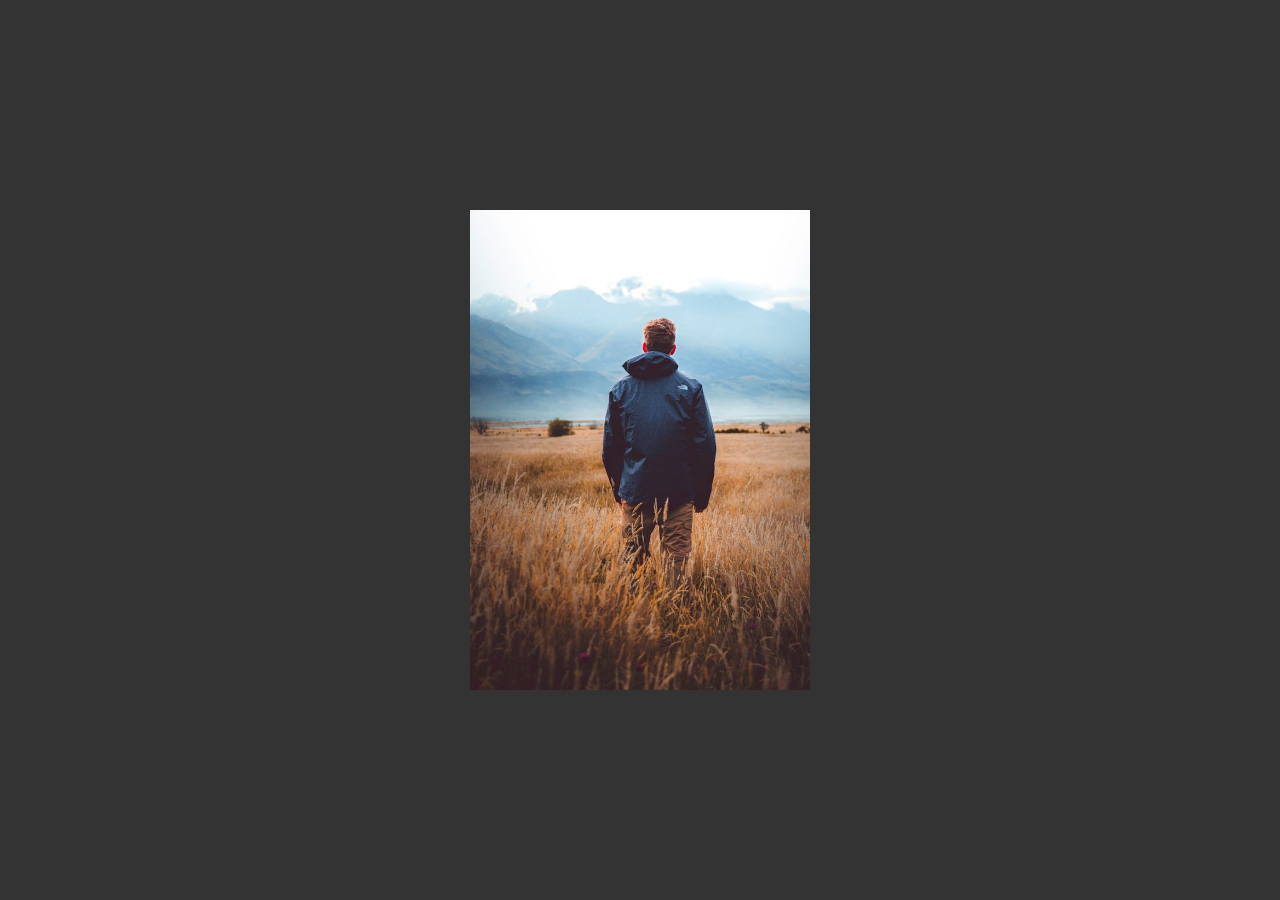
<file: Cards/Flip-Card/index.html>
<!DOCTYPE html>
<html lang="en">
  <head>
    <meta charset="UTF-8" />
    <meta name="viewport" content="width=device-width, initial-scale=1.0" />
    <!-- https://use.fontawesome.com/releases/v5.3.1/css/all.css -->
    <link
      rel="stylesheet"
      href="https://use.fontawesome.com/releases/v5.3.1/css/all.css"
    />

    <link rel="stylesheet" href="./style.css" />
    <title>Flip Card</title>
  </head>
  <body>
    <div class="card middle">
      <div class="front">
        <img src="./img.jpg" alt="front-pic" />
      </div>
      <div class="back">
        <div class="back-content middle">
          <h2>Oli</h2>
          <span>Hey There!</span>
          <div class="sm">
            <a href="#"><i class="fab fa-facebook-f"></i></a>
            <a href="#"><i class="fab fa-twitter"></i></a>
            <a href="#"><i class="fab fa-youtube"></i></a>
            <a href="#"><i class="fab fa-instagram"></i></a>
          </div>
        </div>
      </div>
    </div>
  </body>
</html>
</file>
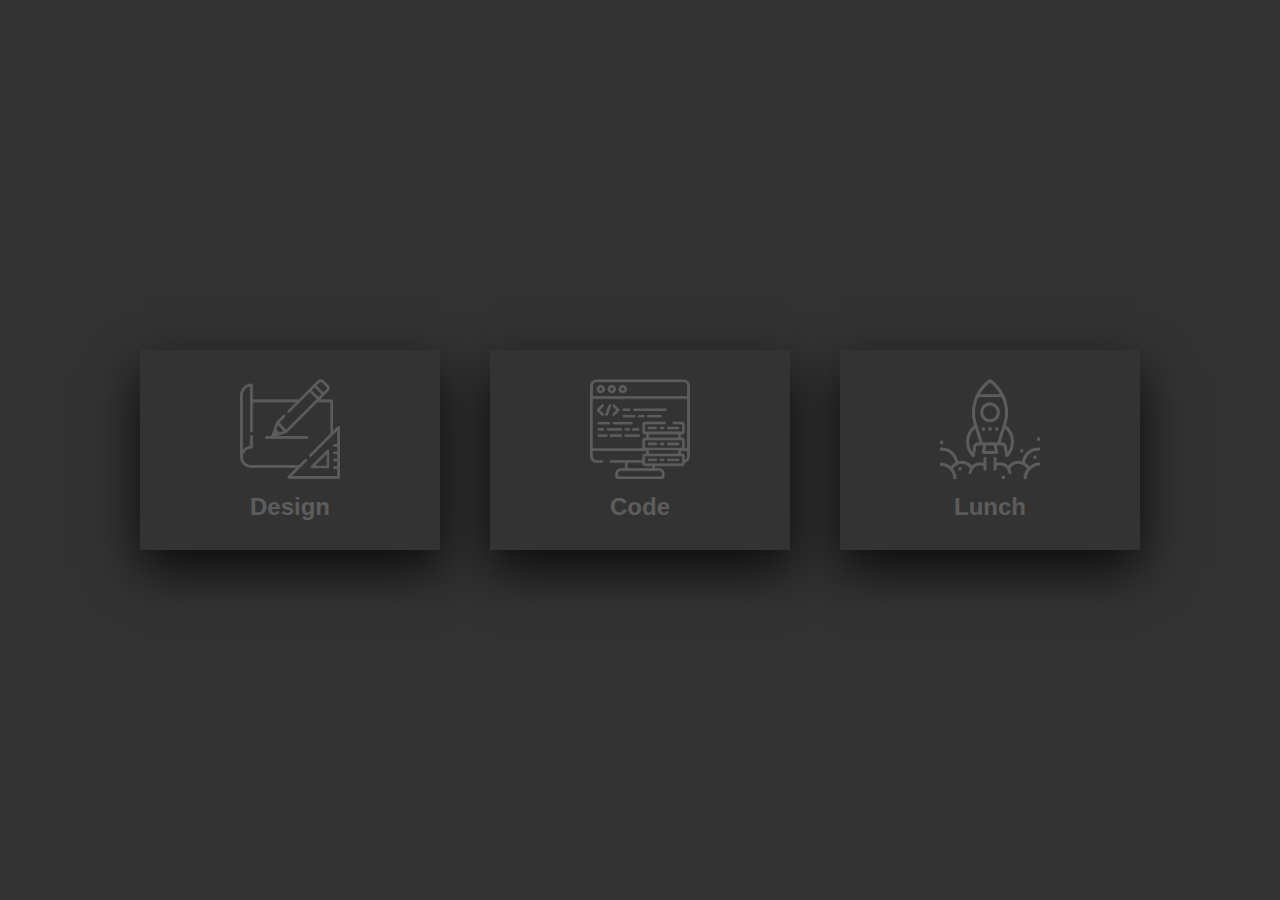
<file: Cards/Hover-Effects-Card/index.html>
<!DOCTYPE html>
<html lang="en">
  <head>
    <meta charset="UTF-8" />
    <meta name="viewport" content="width=device-width, initial-scale=1.0" />
    <link rel="stylesheet" href="./style.css" />
    <title>Hover Effect Cards</title>
  </head>

  <body>
    <div class="container">
      <div class="card">
        <div class="face face1">
          <div class="content">
            <img src="./sketch.png" alt="design" />
            <h3>Design</h3>
          </div>
        </div>
        <div class="face face2">
          <div class="content">
            <p>
              Lorem ipsum dolor sit amet consectetur adipisicing elit. Nesciunt
              ad quidem aliquid perferendis hic! Cumque ab porro itaque cum
              doloremque?
            </p>
            <a href="#">Read More</a>
          </div>
        </div>
      </div>

      <div class="card">
        <div class="face face1">
          <div class="content">
            <img src="./data.png" alt="code" />
            <h3>Code</h3>
          </div>
        </div>
        <div class="face face2">
          <div class="content">
            <p>
              Lorem ipsum dolor sit amet consectetur adipisicing elit. Nesciunt
              ad quidem aliquid perferendis hic! Cumque ab porro itaque cum
              doloremque?
            </p>
            <a href="#">Read More</a>
          </div>
        </div>
      </div>

      <div class="card">
        <div class="face face1">
          <div class="content">
            <img src="./startup.png" alt="lunch" />
            <h3>Lunch</h3>
          </div>
        </div>
        <div class="face face2">
          <div class="content">
            <p>
              Lorem ipsum dolor sit amet consectetur adipisicing elit. Nesciunt
              ad quidem aliquid perferendis hic! Cumque ab porro itaque cum
              doloremque?
            </p>
            <a href="#">Read More</a>
          </div>
        </div>
      </div>
    </div>
  </body>
</html>
</file>
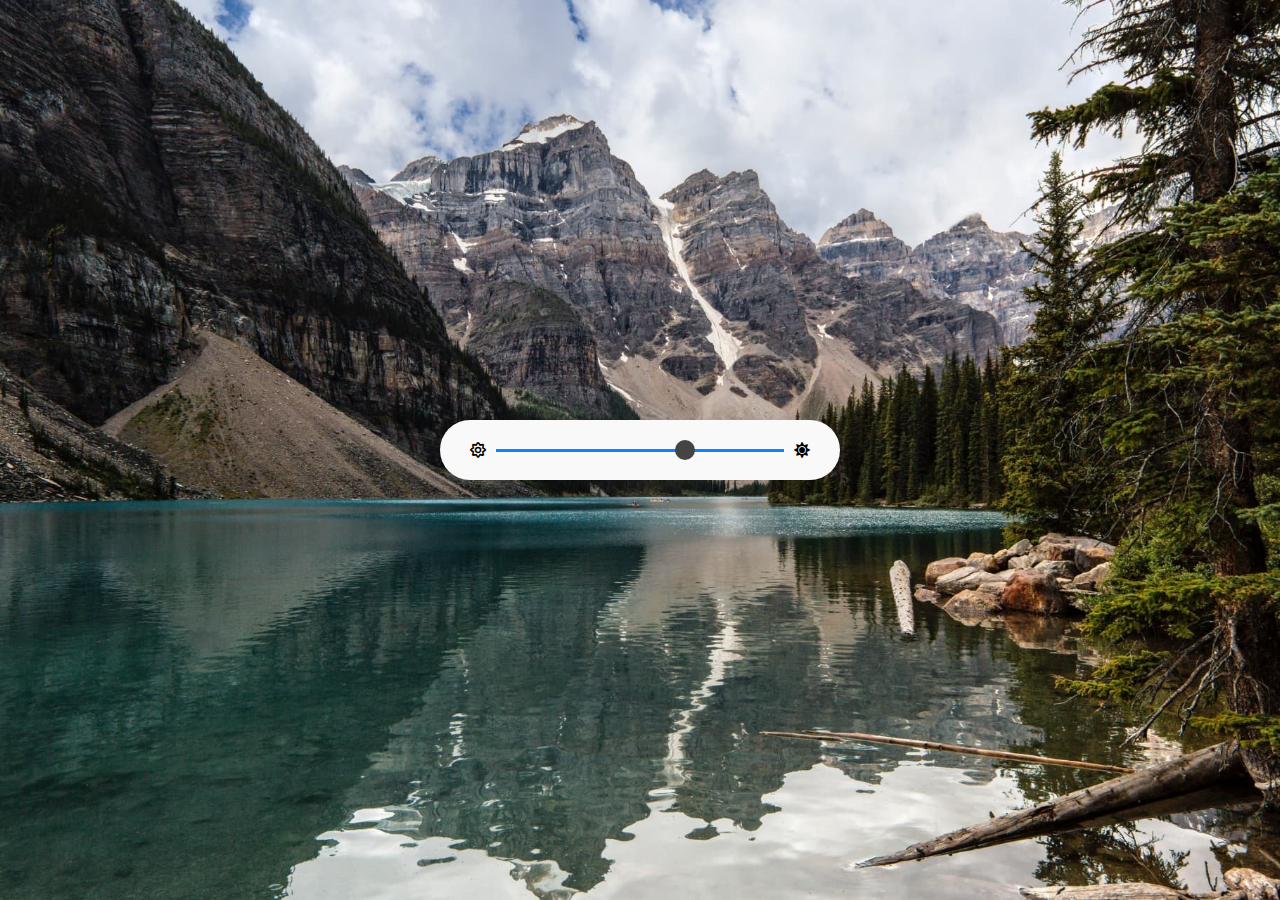
<file: Cool-Stuff/Bright-Controller/index.html>
<!DOCTYPE html>
<html lang="en">
  <head>
    <meta charset="UTF-8" />
    <meta name="viewport" content="width=device-width, initial-scale=1.0" />
    <link
      rel="stylesheet"
      href="https://cdnjs.cloudflare.com/ajax/libs/font-awesome/5.12.1/css/all.min.css"
    />
    <link rel="stylesheet" href="./style.css" />
    <script defer src="./app.js"></script>
    <title>Bright Controller</title>
  </head>
  <body>
    <div class="container">
      <div class="brghtness-box">
        <i class="far fa-sun minus"></i>
        <input type="range" id="range" min="10" max="100" value="70" />
        <i class="fas fa-sun plus"></i>
      </div>
    </div>
  </body>
</html>
</file>
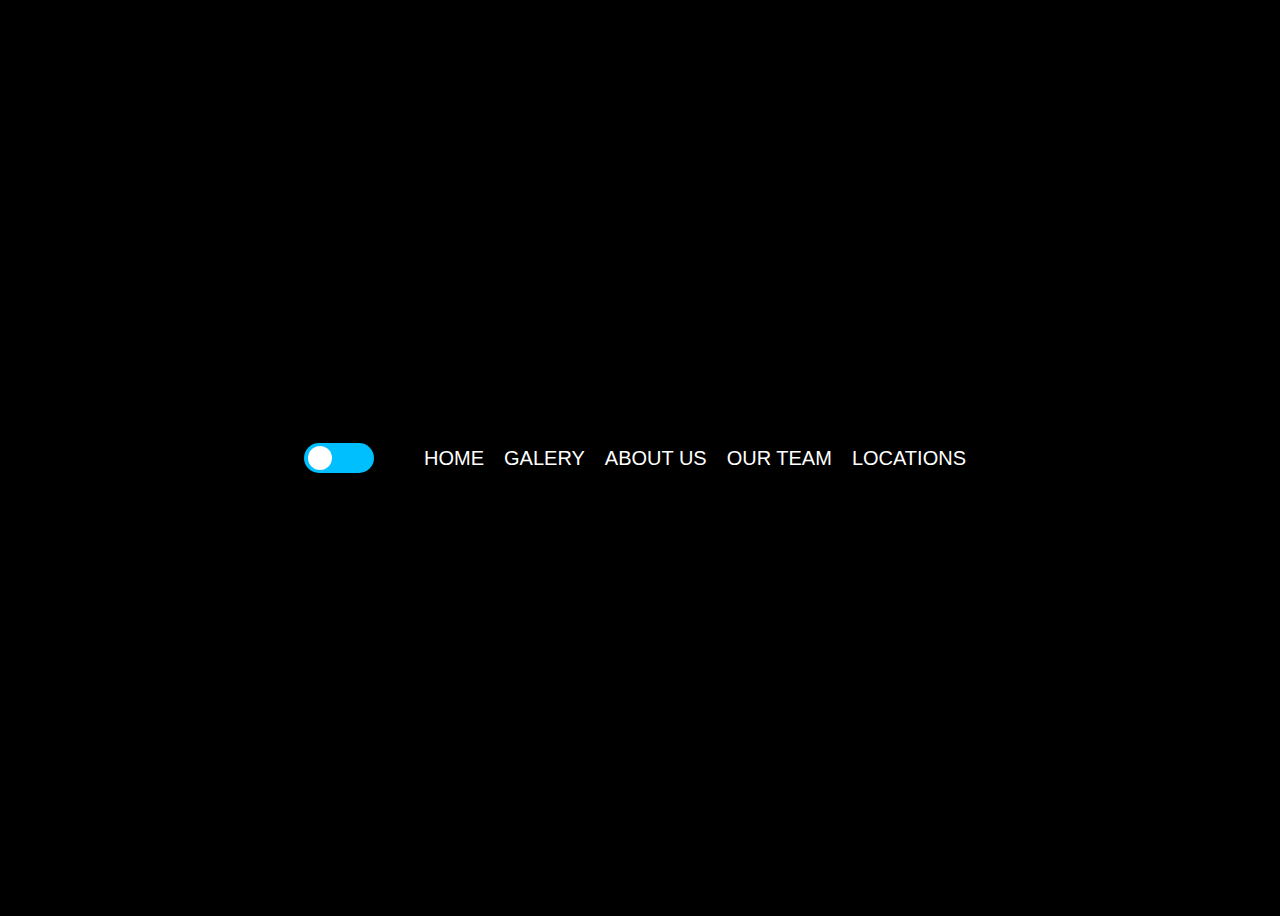
<file: Cool-Stuff/Dark-Mode/index.html>
<!DOCTYPE html>
<html lang="en">
  <head>
    <meta charset="UTF-8" />
    <meta name="viewport" content="width=device-width, initial-scale=1.0" />
    <link rel="stylesheet" href="./style.css" />
    <title>Dark Mode</title>
  </head>
  <body>
    <div class="theme-switch">
      <div class="switch"></div>
    </div>
    <div class="navigation">
      <ul>
        <a href="#" class="active">HOME</a>
        <a href="#">GALERY</a>
        <a href="#">ABOUT US</a>
        <a href="#">OUR TEAM</a>
        <a href="#">LOCATIONS</a>
      </ul>
    </div>
    <script src="https://code.jquery.com/jquery-3.4.1.js"></script>
    <script>
      $('.theme-switch').on('click', () => {
        $('body').toggleClass('light-theme');
      });
    </script>
  </body>
</html>
</file>
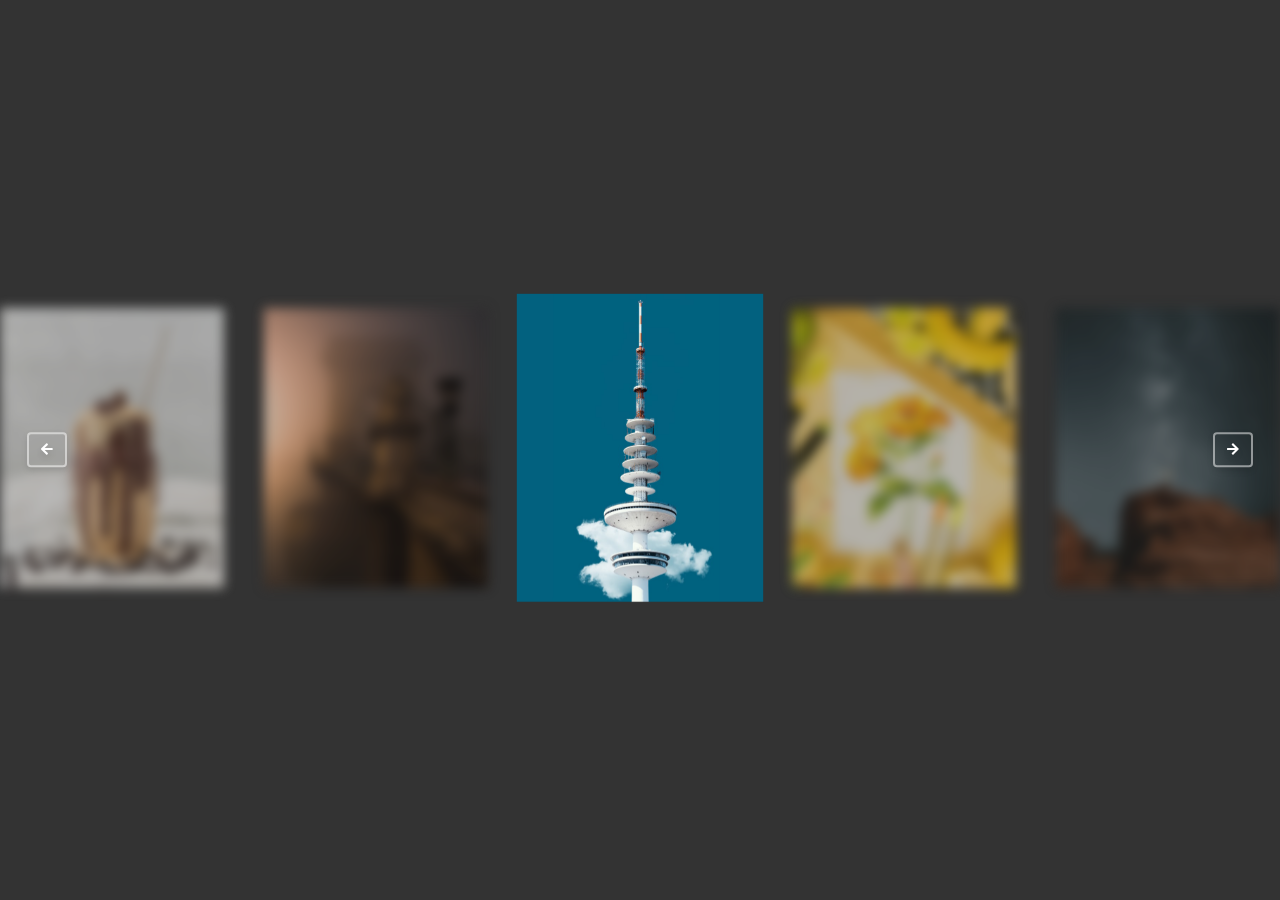
<file: Cool-Stuff/Images-Carousel/index.html>
<!DOCTYPE html>
<html lang="en">
  <head>
    <meta charset="UTF-8" />
    <meta name="viewport" content="width=device-width, initial-scale=1.0" />
    <link
      rel="stylesheet"
      href="https://cdnjs.cloudflare.com/ajax/libs/font-awesome/5.12.1/css/all.min.css"
    />
    <script src="./glide.min.js"></script>
    <link rel="stylesheet" href="./glide.core.min.css" />
    <link rel="stylesheet" href="./glide.theme.min.css" />
    <link rel="stylesheet" href="./style.css" />
    <title>Images Carousel</title>
  </head>
  <body>
    <div class="images glide">
      <div class="glide__track" data-glide-el="track">
        <ul class="glide__slides">
          <li class="glide__slide">
            <img src="./images/1.png" alt="imgage1" />
          </li>
          <li class="glide__slide">
            <img src="./images/2.png" alt="imgage2" />
          </li>
          <li class="glide__slide">
            <img src="./images/3.png" alt="imgage3" />
          </li>
          <li class="glide__slide">
            <img src="./images/4.png" alt="imgage4" />
          </li>
          <li class="glide__slide">
            <img src="./images/5.png" alt="imgage5" />
          </li>
          <li class="glide__slide">
            <img src="./images/6.png" alt="imgage6" />
          </li>
        </ul>
      </div>

      <div class="glide__arrows" data-glide-el="controls">
        <button class="glide__arrow glide__arrow--left" data-glide-dir="<">
          <i class="fas fa-arrow-left"></i>
        </button>
        <button class="glide__arrow glide__arrow--right" data-glide-dir=">">
          <i class="fas fa-arrow-right"></i>
        </button>
      </div>
    </div>
    <script>
      new Glide('.images', {
        type: 'carousel',
        perView: 5,
        focusAt: 'center',
        gap: 40,
        breakpoints: {
          1200: {
            perView: 3
          },
          800: {
            perView: 2
          }
        }
      }).mount();
    </script>
  </body>
</html>
</file>
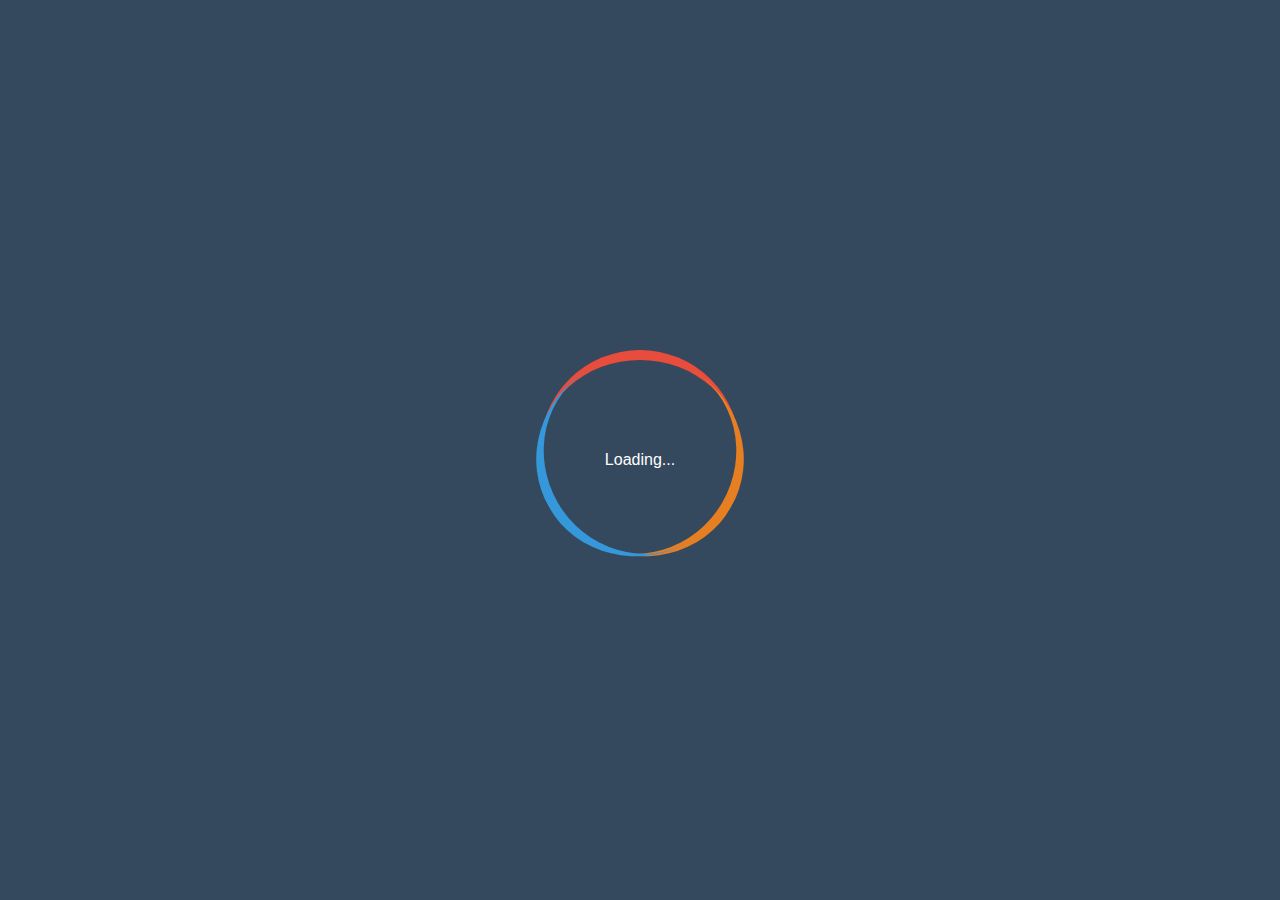
<file: Cool-Stuff/Loading-Animation/index.html>
<!DOCTYPE html>
<html lang="en">
  <head>
    <meta charset="UTF-8" />
    <meta name="viewport" content="width=device-width, initial-scale=1.0" />
    <link rel="stylesheet" href="./style.css" />
    <title>Loading</title>
  </head>
  <body>
    <div class="loading">
      <span>Loading...</span>
    </div>
  </body>
</html>
</file>
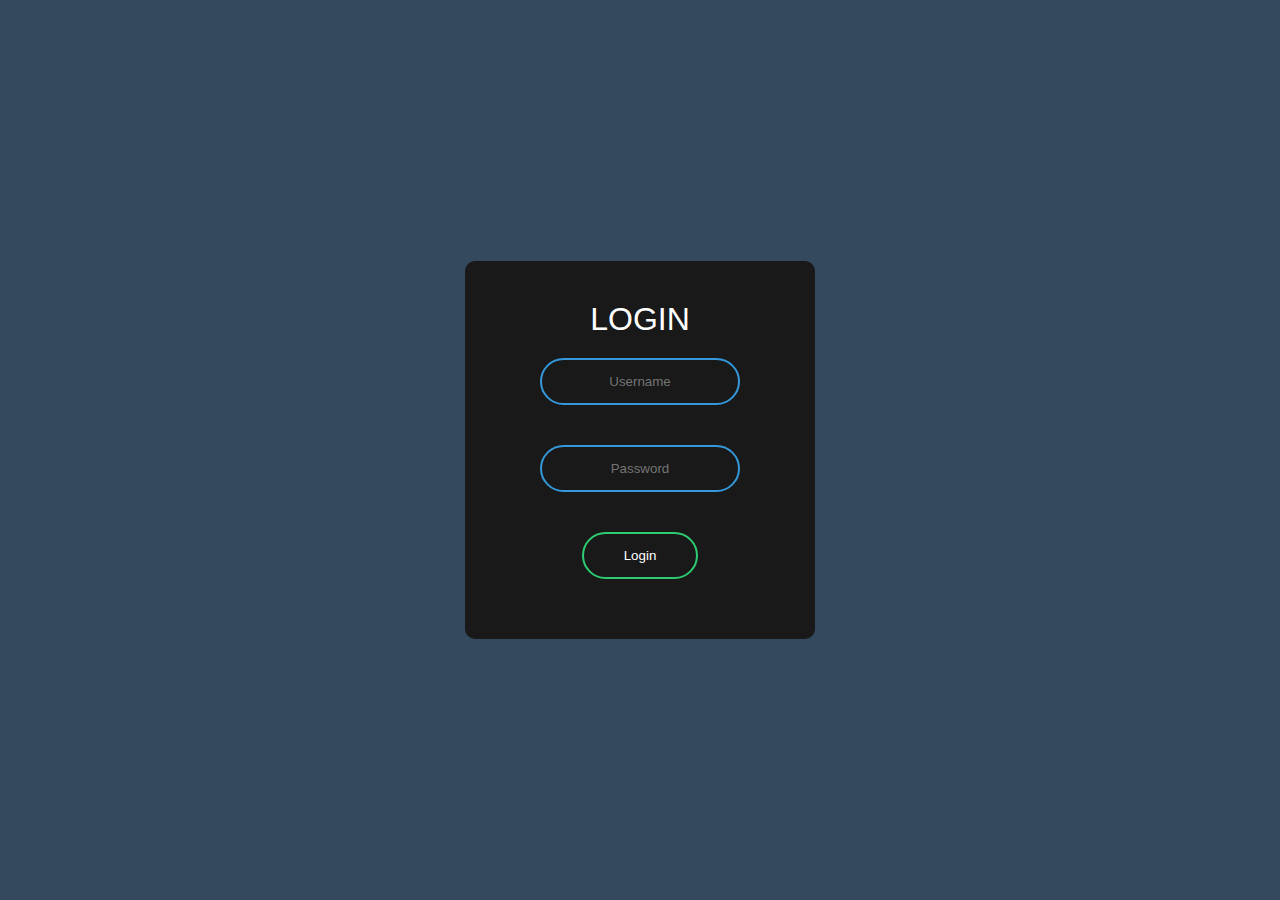
<file: Login/Login-1/index.html>
<!DOCTYPE html>
<html lang="en">
  <head>
    <meta charset="UTF-8" />
    <meta name="viewport" content="width=device-width, initial-scale=1.0" />
    <link rel="stylesheet" href="./style.css" />
    <title>Login 1</title>
  </head>
  <body>
    <form class="box" action="index.html" method="POST">
      <h1>Login</h1>
      <input type="text" name="" placeholder="Username" />
      <input type="password" name="" placeholder="Password" />
      <input type="submit" value="Login" />
    </form>
  </body>
</html>
</file>
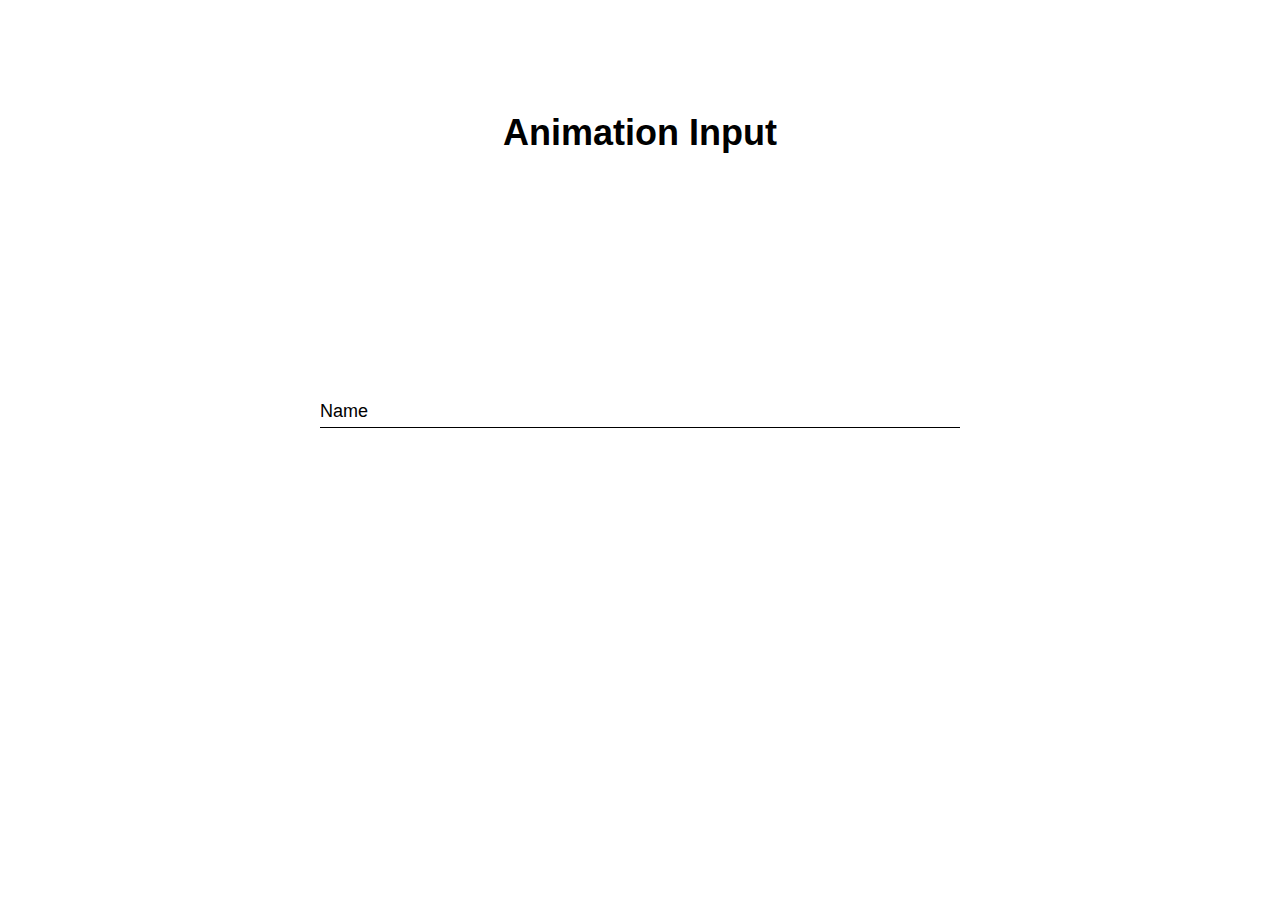
<file: Login/Login-2/index.html>
<!DOCTYPE html>
<html lang="en">
  <head>
    <meta charset="UTF-8" />
    <meta name="viewport" content="width=device-width, initial-scale=1.0" />
    <link rel="stylesheet" href="./style.css" />
    <title>Login 2</title>
  </head>
  <body>
    <h1>Animation Input</h1>

    <div class="form">
      <input type="text" name="name" autocomplete="off" required />
      <label for="name" class="label-name">
        <span class="content-name">Name</span>
      </label>
    </div>
  </body>
</html>
</file>
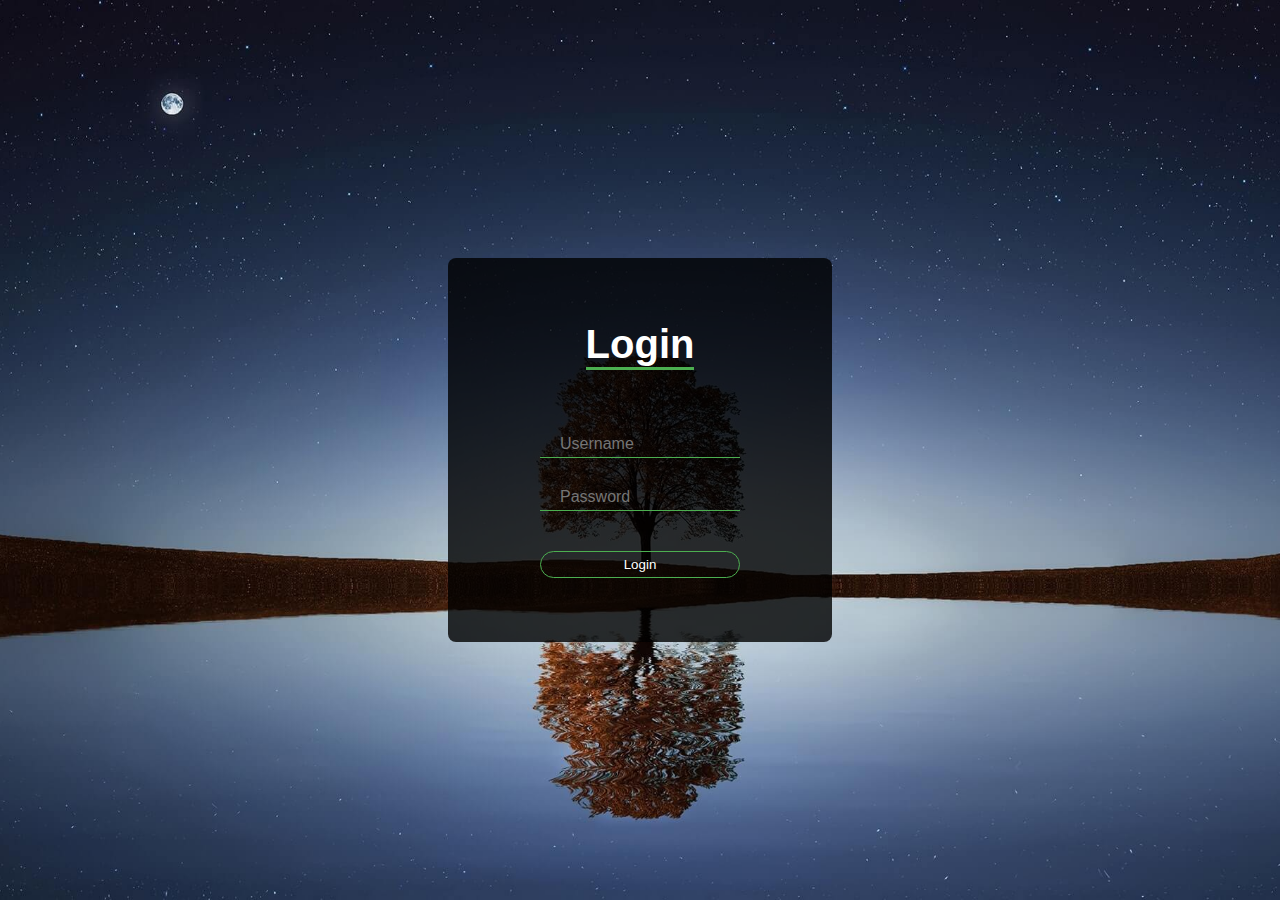
<file: Login/Login-3/index.html>
<!DOCTYPE html>
<html lang="en">
  <head>
    <meta charset="UTF-8" />
    <meta name="viewport" content="width=device-width, initial-scale=1.0" />
    <link rel="stylesheet" href="./style.css" />
    <link
      rel="stylesheet"
      href="http://code.ionicframework.com/ionicons/2.0.1/css/ionicons.min.css"
    />
    <title>Login 3</title>
  </head>
  <body>
    <div class="login-box">
      <h1>Login</h1>
      <div class="textbox">
        <i class="ion-ios-person"></i>
        <input type="text" placeholder="Username" />
      </div>
      <div class="textbox">
        <i class="ion-ios-locked"></i>
        <input type="password" placeholder="Password" />
      </div>
      <input class="btn" type="button" value="Login" />
    </div>
  </body>
</html>
</file>
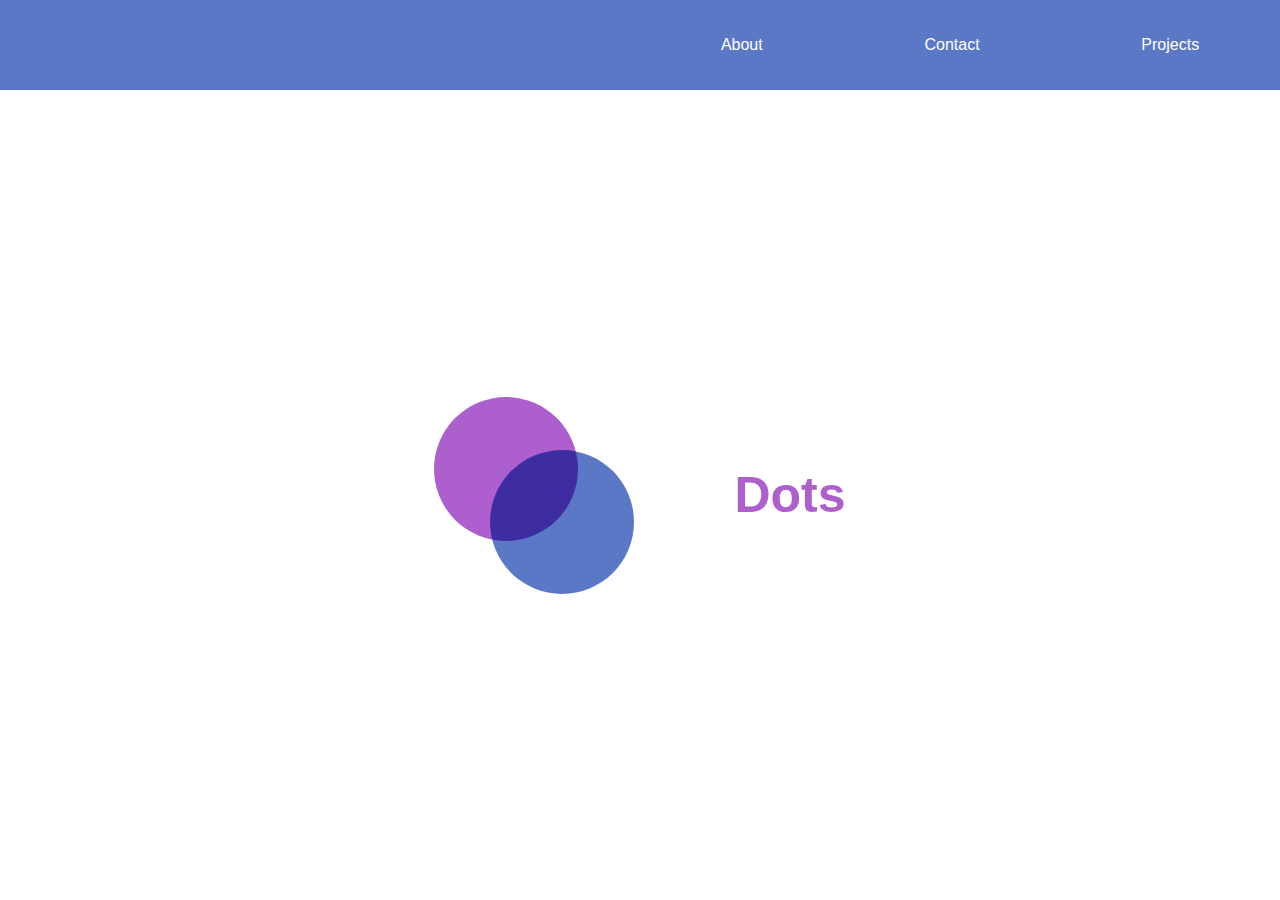
<file: NavBar/NavBar-1/index.html>
<!DOCTYPE html>
<html lang="en">
  <head>
    <meta charset="UTF-8" />
    <meta name="viewport" content="width=device-width, initial-scale=1.0" />
    <link rel="stylesheet" href="./style.css" />
    <script defer src="./app.js"></script>
    <title>NavBar 1</title>
  </head>
  <body>
    <nav>
      <div class="hamburger">
        <div class="line"></div>
        <div class="line"></div>
        <div class="line"></div>
      </div>
      <ul class="nav-links">
        <li><a href="#">About</a></li>
        <li><a href="#">Contact</a></li>
        <li><a href="#">Projects</a></li>
      </ul>
    </nav>

    <section class="landing">
      <img src="./circles.svg" alt="dots" />
      <h1>Dots</h1>
    </section>
  </body>
</html>
</file>
<file: Cards/Flip-Card/style.css>
* {
  margin: 0;
  padding: 0;
  text-decoration: none;
  box-sizing: border-box;
}

body {
  font-family: 'monserrat';
  background: #333;
}

.middle {
  position: absolute;
  top: 50%;
  left: 50%;
  transform: translate(-50%, -50%);
}

.card {
  cursor: pointer;
  width: 340px;
  height: 480px;
}

.front,
.back {
  width: 100%;
  height: 100%;
  overflow: hidden;
  backface-visibility: hidden;
  position: absolute;
  transition: transform 0.6s linear;
}

.front img {
  height: 100%;
}

.front {
  transform: perspective(600px) rotateY(0deg);
}

.back {
  background: #f1f1f1;
  transform: perspective(600px) rotateY(180deg);
}

.back-content {
  color: #2c3e50;
  text-align: center;
  width: 100%;
}

.sm {
  margin: 20px 0;
}

.sm a {
  display: inline-flex;
  width: 40px;
  height: 40px;
  justify-content: center;
  align-items: center;
  color: #2c3e50;
  font-size: 18px;
  transition: 0.4s;
  border-radius: 50%;
}

.sm a:hover {
  background: #2c3e50;
  color: #fff;
}

.card:hover > .front {
  transform: perspective(600px) rotateY(-180deg);
}

.card:hover > .back {
  transform: perspective(600px) rotateY(0deg);
}
</file>
<file: Cards/Hover-Effects-Card/style.css>
* {
  margin: 0;
  padding: 0;
}

body {
  height: 100vh;
  background: #333;
  display: flex;
  align-items: center;
  justify-content: center;
  font-family: sans-serif;
}

.container {
  width: 1000px;
  position: relative;
  display: flex;
  justify-content: space-between;
}

.container .card {
  position: relative;
}

.container .card .face {
  width: 300px;
  height: 200px;
  transition: 0.5s;
}

.container .card .face.face1 {
  position: relative;
  background: #333;
  display: flex;
  align-items: center;
  justify-content: center;
  z-index: 1;
  transform: translateY(100px);
}

.container .card:hover .face.face1 {
  background: #214170;
  transform: translateY(0px);
}

.container .card .face.face1 .content {
  opacity: 0.2;
  transition: 0.5s;
}

.container .card:hover .face.face1 .content {
  opacity: 1;
}

.container .card .face.face1 .content img {
  max-width: 100px;
}

.container .card .face.face1 .content h3 {
  margin: 10px 0 0;
  padding: 0;
  color: #fff;
  text-align: center;
  font-size: 1.5em;
}

.container .card .face.face2 {
  position: relative;
  background: #fff;
  display: flex;
  align-items: center;
  justify-content: center;
  padding: 20px;
  box-sizing: border-box;
  box-shadow: 0 20px 50px rgba(0, 0, 0, 0.8);
  transform: translateY(-100px);
  transition: 0.5s;
}

.container .card:hover .face.face2 {
  transform: translateY(0px);
}

.container .card .face.face2 .content p {
  margin: 0;
  padding: 0;
}

.container .card .face.face2 .content a {
  margin: 15px 0 0;
  display: inline-block;
  text-decoration: none;
  font-weight: 900;
  color: #333;
  padding: 5px;
  border: 1px solid #333;
  transition: 0.3s ease;
}

.container .card .face.face2 .content a:hover {
  background: #333;
  color: #fff;
}
</file>
<file: Cool-Stuff/Bright-Controller/style.css>
* {
  margin: 0;
  padding: 0;
  box-sizing: border-box;
}

.container {
  background: url(./mountain.jpg) no-repeat center;
  height: 100vh;
  background-size: cover;
  display: -webkit-box;
  display: flex;
  -webkit-box-align: center;
  align-items: center;
  -webkit-box-pack: center;
  justify-content: center;
}

.brghtness-box {
  width: 400px;
  height: 60px;
  background: #f9f9f9;
  border-radius: 70px;
  padding: 0 20px;
  display: -webkit-box;
  display: flex;
  -webkit-box-align: center;
  align-items: center;
  -webkit-box-pack: justify;
  justify-content: space-between;
}

.minus,
.plus {
  cursor: pointer;
  transition: 0.3s;
}

.minus:hover,
.plus:hover {
  font-size: 22px;
}

.brghtness-box i {
  margin: 0 10px;
}

#range {
  width: 100%;
  -webkit-appearance: none;
  background: #0a85ff;
  height: 3px;
  outline: none;
}

#range::-webkit-slider-thumb {
  cursor: pointer;
  -webkit-appearance: none;
  width: 20px;
  height: 20px;
  background: #444;
  border-radius: 50%;
}
</file>
<file: Cool-Stuff/Dark-Mode/style.css>
:root {
  --background: #000;
  --text: #fff;
  --highlight: deepskyblue;
}

body {
  background: var(--background);
  display: flex;
  align-items: center;
  justify-content: center;
  height: 100vh;
  overflow: hidden;
  transition: 0.5s background ease;
}

.theme-switch {
  --background: #fff;
  --text: #000;
  color: var(--text);
  width: 70px;
  height: 30px;
  background: var(--highlight);
  border-radius: 50px;
  position: relative;
}

.theme-switch .switch {
  cursor: pointer;
  background: #fff;
  width: 24px;
  height: 24px;
  background: var(--background);
  border-radius: 50%;
  position: absolute;
  top: 3px;
  left: 4px;
  transition: 0.5s all ease;
}

.light-theme {
  --background: #fff;
  --text: #000;
  background: var(--background);
}

.light-theme .theme-switch {
  background: var(--text);
}

.light-theme .theme-switch .switch {
  transform: translateX(37px);
}

.light-theme a {
  color: var(--text);
}

.navigation {
  display: flex;
  justify-content: center;
}

ul {
  display: flex;
  list-style: none;
}

ul a {
  margin: 10px;
  position: relative;
  color: var(--text);
  font-family: 'Segoe UI', Tahoma, Geneva, Verdana, sans-serif;
  font-size: 20px;
  text-transform: uppercase;
  text-decoration: none;
}

ul a:before {
  position: absolute;
  bottom: -2px;
  content: '';
  width: 100%;
  height: 3px;
  background: var(--highlight);
  transform: translateX(-100%);
  opacity: 0;
}

ul a:hover:before {
  opacity: 1;
  transition: 0.5s transform ease, 0.8s opacity ease;
  transform: translateX(0);
}

ul.active {
  color: var(--highlight);
}

ul.active:hover:before {
  opacity: 0;
}
</file>
<file: Cool-Stuff/Loading-Animation/style.css>
* {
  margin: 0;
  padding: 0;
  box-sizing: border-box;
}

body {
  background: #34495e;
  height: 100vh;
  display: flex;
  align-items: center;
  justify-content: center;
  font-family: 'montserrat', sans-serif;
}

.loading {
  width: 200px;
  height: 200px;
  border-radius: 50%;
  border-top: 10px solid #e74c3c;
  position: relative;
  animation: a1 2s linear infinite;
}

.loading::before,
.loading::after {
  content: '';
  width: 200px;
  height: 200px;
  position: absolute;
  left: 0;
  top: -10px;
  border-radius: 50%;
}

.loading::before {
  border-top: 10px solid #e67e22;
  transform: rotate(120deg);
}

.loading::after {
  border-top: 10px solid #3498db;
  transform: rotate(240deg);
}

.loading span {
  position: absolute;
  width: 200px;
  height: 200px;
  color: #fff;
  text-align: center;
  line-height: 200px;
  animation: a2 2s linear infinite;
}

@keyframes a1 {
  to {
    transform: rotate(360deg);
  }
}

@keyframes a2 {
  to {
    transform: rotate(-360deg);
  }
}
</file>
<file: Login/Login-1/style.css>
* {
  margin: 0;
  padding: 0;
  box-sizing: border-box;
}

body {
  font-family: sans-serif;
  background: #34495e;
}

.box {
  background: #191919;
  width: 350px;
  padding: 40px;
  position: absolute;
  top: 50%;
  left: 50%;
  transform: translate(-50%, -50%);
  border-radius: 10px;
  display: flex;
  flex-direction: column;
  align-items: center;
  justify-content: space-evenly;
}

.box h1 {
  color: #fff;
  text-transform: uppercase;
  font-weight: 500;
}

.box input[type='text'],
.box input[type='password'] {
  border: 0;
  background: none;
  display: block;
  margin: 20px auto;
  text-align: center;
  border: 2px solid #3498db;
  border-radius: 50px;
  padding: 14px 10px;
  width: 200px;
  outline: none;
  color: #fff;
  transition: 0.3s;
}

.box input[type='text']:focus,
.box input[type='password']:focus {
  width: 280px;
  border-color: #2ecc71;
}

.box input[type='submit'] {
  cursor: pointer;
  border: 0;
  background: none;
  display: block;
  margin: 20px auto;
  text-align: center;
  border: 2px solid #2ecc71;
  border-radius: 50px;
  padding: 14px 40px;
  outline: none;
  color: #fff;
  transition: 0.3s;
}

.box input[type='submit']:hover {
  background-color: #2ecc71;
}
</file>
<file: Login/Login-2/style.css>
* {
  margin: 0;
  padding: 0;
  box-sizing: border-box;
}

body {
  height: 60vh;
  display: flex;
  flex-direction: column;
  align-items: center;
  justify-content: space-around;
  font-family: sans-serif;
  font-size: 18px;
}

.form {
  width: 50%;
  position: relative;
  height: 50px;
  overflow: hidden;
}

.form input {
  width: 100%;
  height: 100%;
  color: #595f6e;
  padding-top: 20px;
  border: none;
  outline: none;
}

.form label {
  position: absolute;
  bottom: 0px;
  left: 0px;
  width: 100%;
  height: 100%;
  pointer-events: none;
  border-bottom: 1px solid #000;
}

.form label::after {
  content: '';
  position: absolute;
  left: 0px;
  bottom: -1px;
  height: 100%;
  width: 100%;
  border-bottom: 3px solid #5fa8d3;
  transform: translateX(-100%);
  transition: all 0.5s ease;
}

.content-name {
  position: absolute;
  bottom: 5px;
  left: 0px;
  transition: all 0.5s ease;
}

.form input:focus + .label-name .content-name,
.form input:valid + .label-name .content-name {
  transform: translateY(-150%);
  font-size: 16px;
  color: #5fa8d3;
}

.form input:focus + .label-name::after,
.form input:valid + .label-name::after {
  transform: translateX(0%);
}
</file>
<file: Login/Login-3/style.css>
* {
  margin: 0;
  padding: 0;
  box-sizing: border-box;
}

body {
  font-family: sans-serif;
  background: url(./background.jpg) no-repeat;
  height: 100vh;
  background-size: cover;
  background-position: center;
}

.login-box {
  width: 20%;
  background-color: rgba(0, 0, 0, 0.8);
  border-radius: 8px;
  padding: 5% 15%;
  color: #fff;
  position: absolute;
  top: 50%;
  left: 50%;
  transform: translate(-50%, -50%);
  display: flex;
  flex-direction: column;
  align-items: center;
  justify-content: space-between;
}

.login-box h1 {
  font-size: 40px;
  margin-bottom: 50px;
  border-bottom: 3px solid #4caf50;
  padding: 3% 0;
}

.textbox {
  width: 200px;
  height: auto;
  margin: 15px 0;
  display: flex;
  align-items: center;
  justify-content: space-between;
  border-bottom: 1px solid #4caf50;
}
.textbox i {
  position: absolute;
  padding-bottom: 5px;
  font-size: 20px;
}

.textbox input {
  width: 100%;
  padding: 0 0 4px 20px;
  color: #fff;
  font-size: 16px;
  background: none;
  border: none;
  outline: none;
}

.btn {
  width: 200px;
  cursor: pointer;
  margin-top: 25px;
  background: none;
  border: 1px solid #4caf50;
  border-radius: 50px;
  padding: 5px;
  color: #fff;
  outline: none;
  transition: 0.3s;
}

.btn:hover {
  background-color: #4caf50;
}

@media (max-width: 1000px) {
  .login-box {
    width: 30%;
    padding: 5% 25%;
  }
}
</file>
<file: NavBar/NavBar-1/style.css>
* {
  margin: 0;
  padding: 0;
  box-sizing: border-box;
}

body {
  font-family: sans-serif;
}

nav {
  height: 10vh;
  background: #5b78c7;
}

.nav-links {
  display: flex;
  list-style: none;
  width: 50%;
  height: 100%;
  justify-content: space-around;
  align-items: center;
  margin-left: auto;
}

.nav-links li a {
  color: #fff;
  text-decoration: none;
  font-size: 16px;
}

.landing {
  height: 90vh;
  display: flex;
  align-items: center;
  justify-content: center;
}

.landing h1 {
  margin-left: 100px;
  font-size: 50px;
  color: #ae5fce;
}

@media screen and (max-width: 768px) {
  .line {
    width: 30px;
    height: 3px;
    background: #fff;
    margin: 5px;
  }
  nav {
    position: relative;
  }
  .hamburger {
    position: absolute;
    cursor: pointer;
    top: 50%;
    right: 5%;
    transform: translate(-5%, -50%);
    z-index: 2;
  }
  .nav-links {
    position: fixed;
    background: #5b78c7;
    height: 100vh;
    width: 100%;
    flex-direction: column;
    clip-path: circle(100px at 90% -10%);
    -webkit-clip-path: circle(100px at 90% -10%);
    transition: all 1s ease-out;
    pointer-events: none;
  }
  .nav-links.open {
    clip-path: circle(1500px at 90% -10%);
    -webkit-clip-path: circle(1500px at 90% -10%);
    pointer-events: all;
  }
  .landing {
    flex-direction: column;
  }
  .landing h1 {
    margin-left: 0;
    margin-top: 50px;
  }
  .nav-links li {
    opacity: 0;
  }
  .nav-links li a {
    font-size: 30px;
  }
  .nav-links li:nth-child(1) {
    transition: all 0.5s ease 0.2s;
  }
  .nav-links li:nth-child(2) {
    transition: all 0.5s ease 0.4s;
  }
  .nav-links li:nth-child(3) {
    transition: all 0.5s ease 0.6s;
  }
  li.fade {
    opacity: 1;
  }
}
</file>
<file: Cool-Stuff/Images-Carousel/style.css>
body {
  margin: 0;
  padding: 0;
  display: flex;
  align-items: center;
  justify-content: center;
  min-height: 100vh;
  background: #333;
}

.glide__slide img {
  width: 100%;
}

.glide__slide {
  filter: blur(6px);
  opacity: 0.7;
  transition: 0.3s linear;
}

.glide__slide--active {
  opacity: 1;
  filter: none;
  transform: scale(1.1);
}

.glide__slides {
  overflow: visible;
}
</file>
